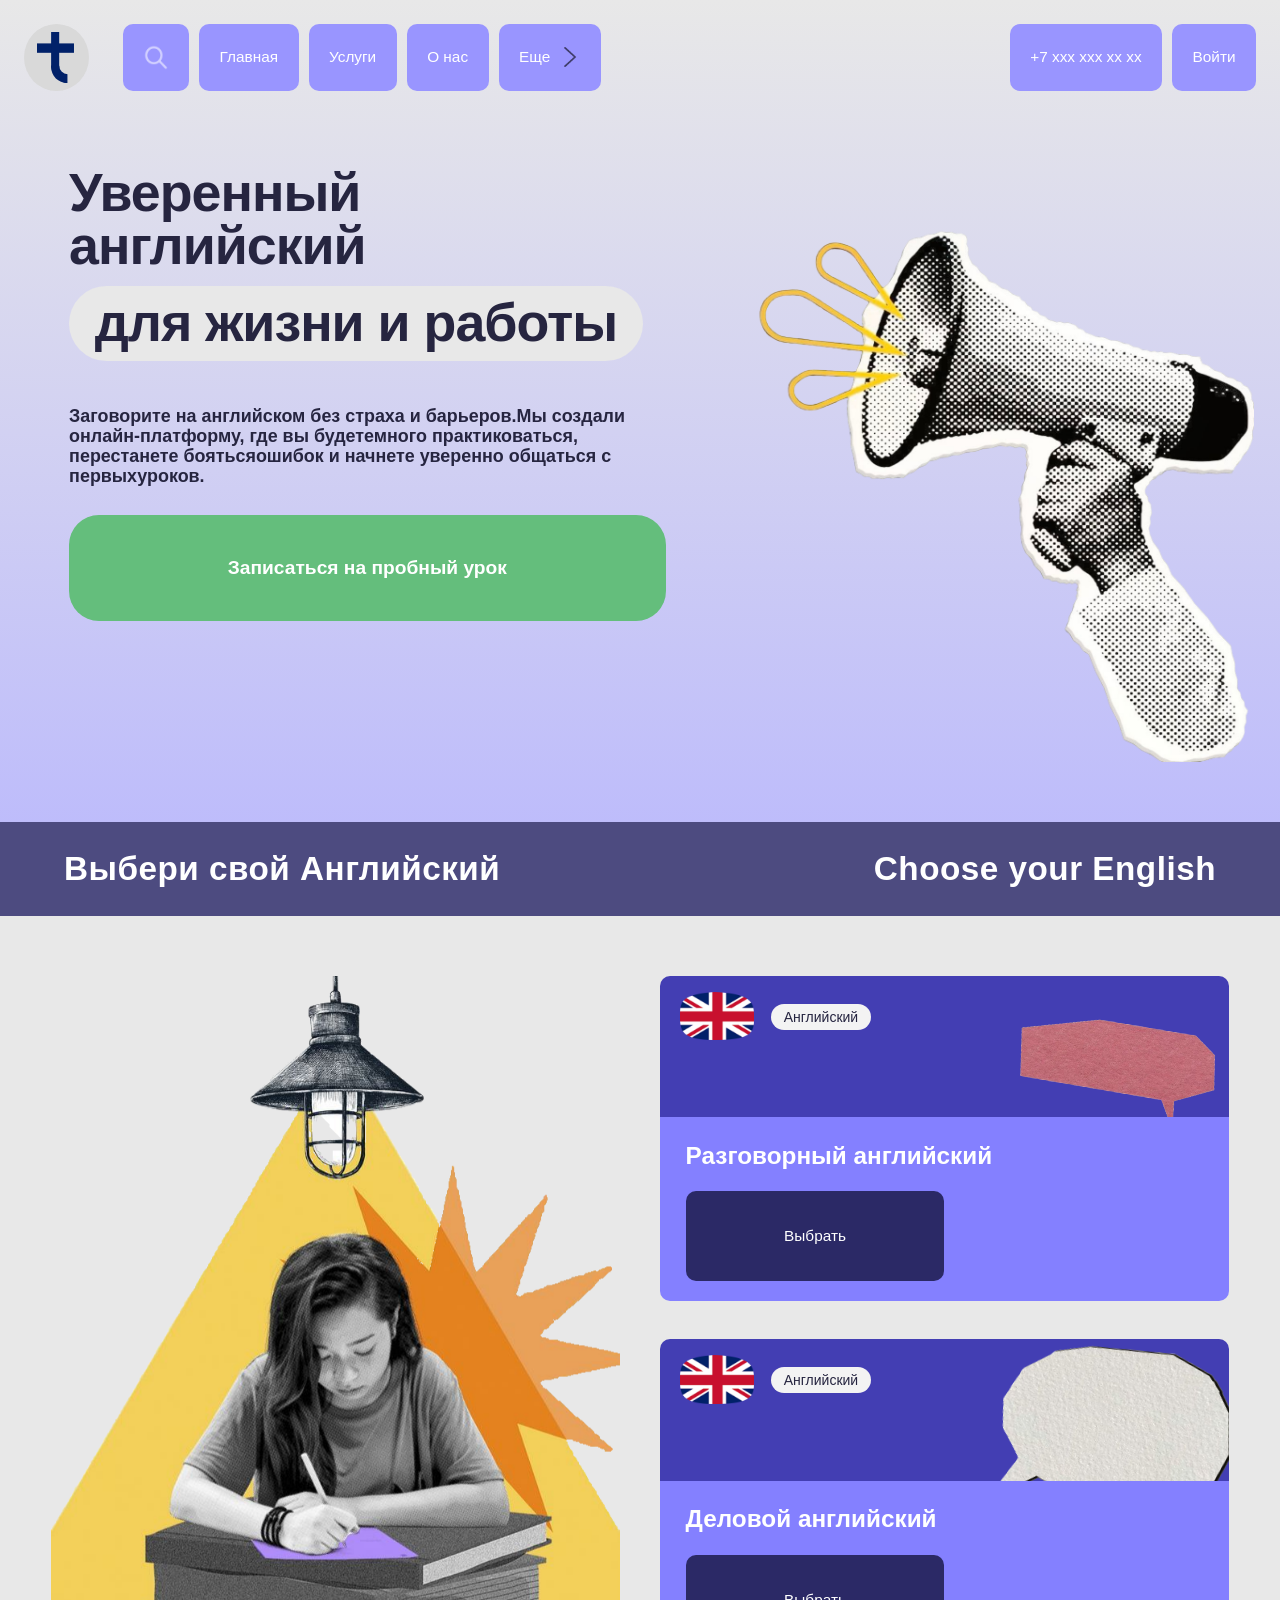
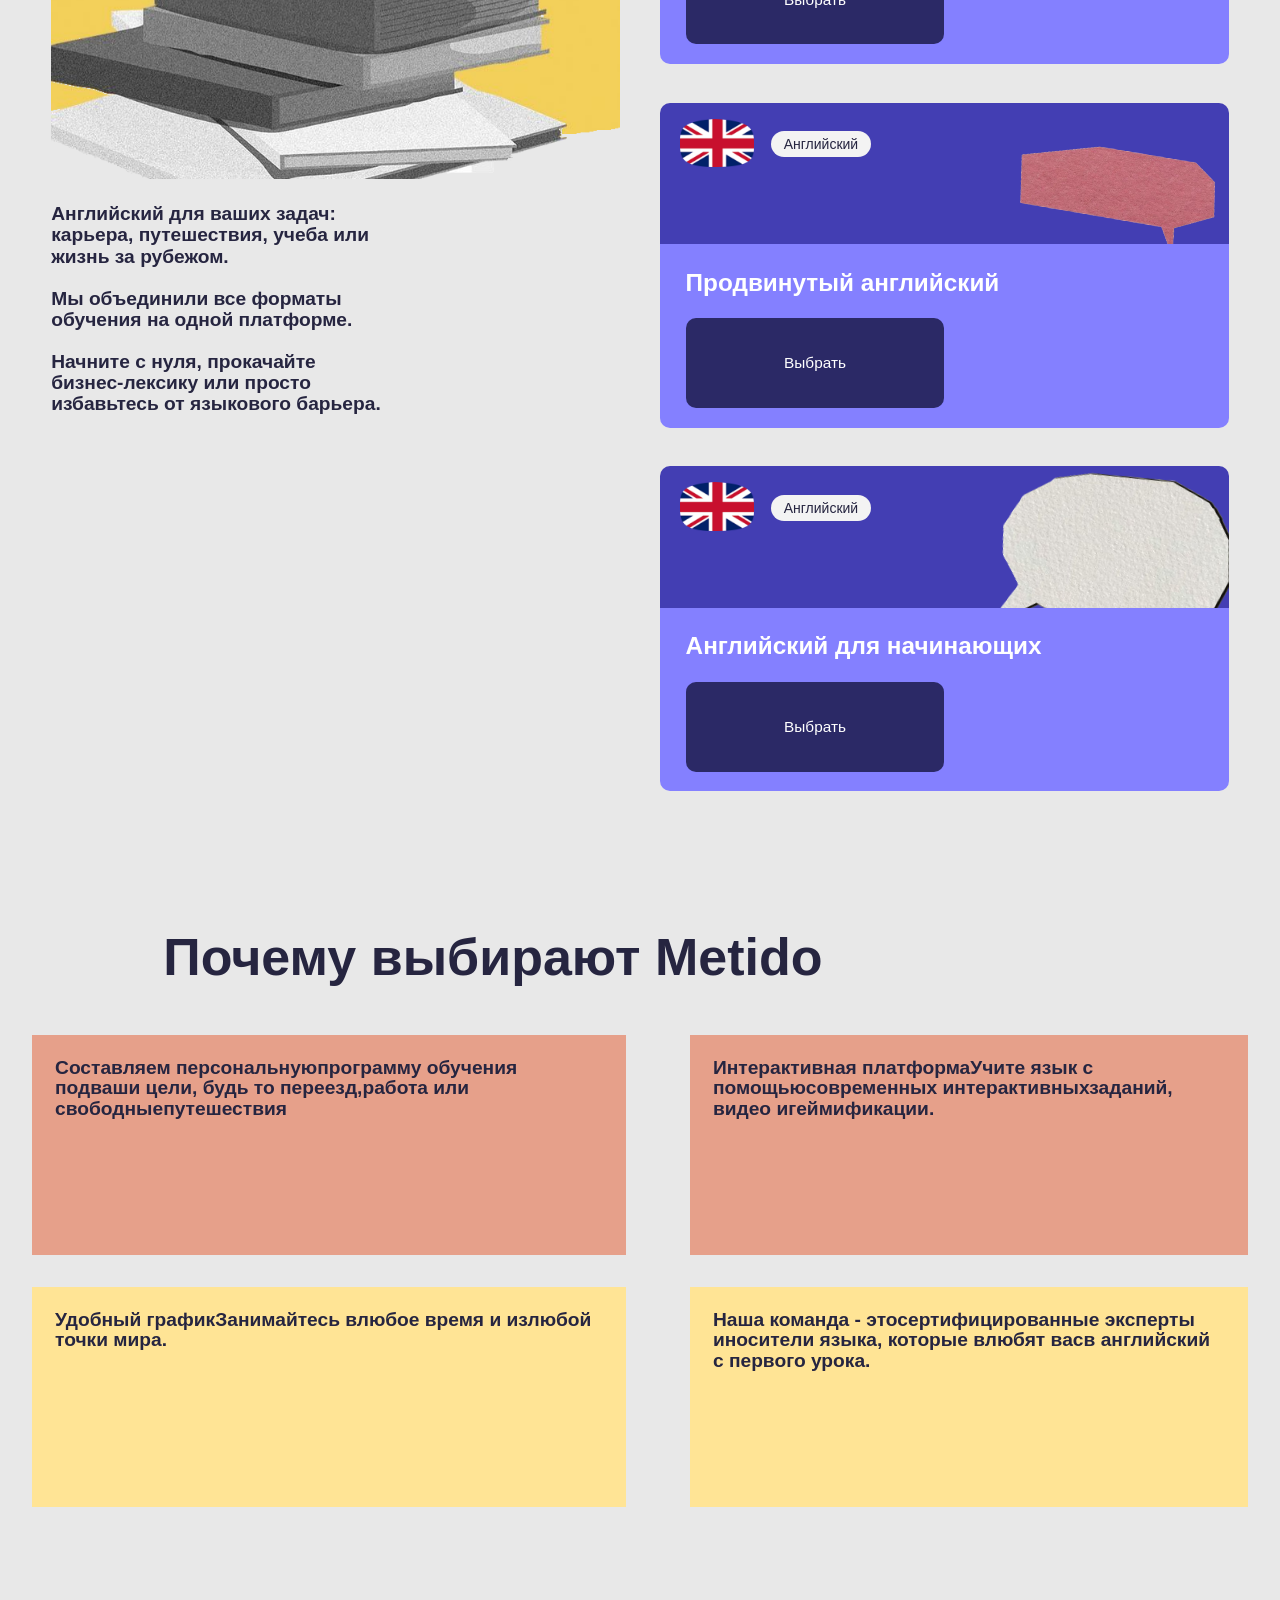
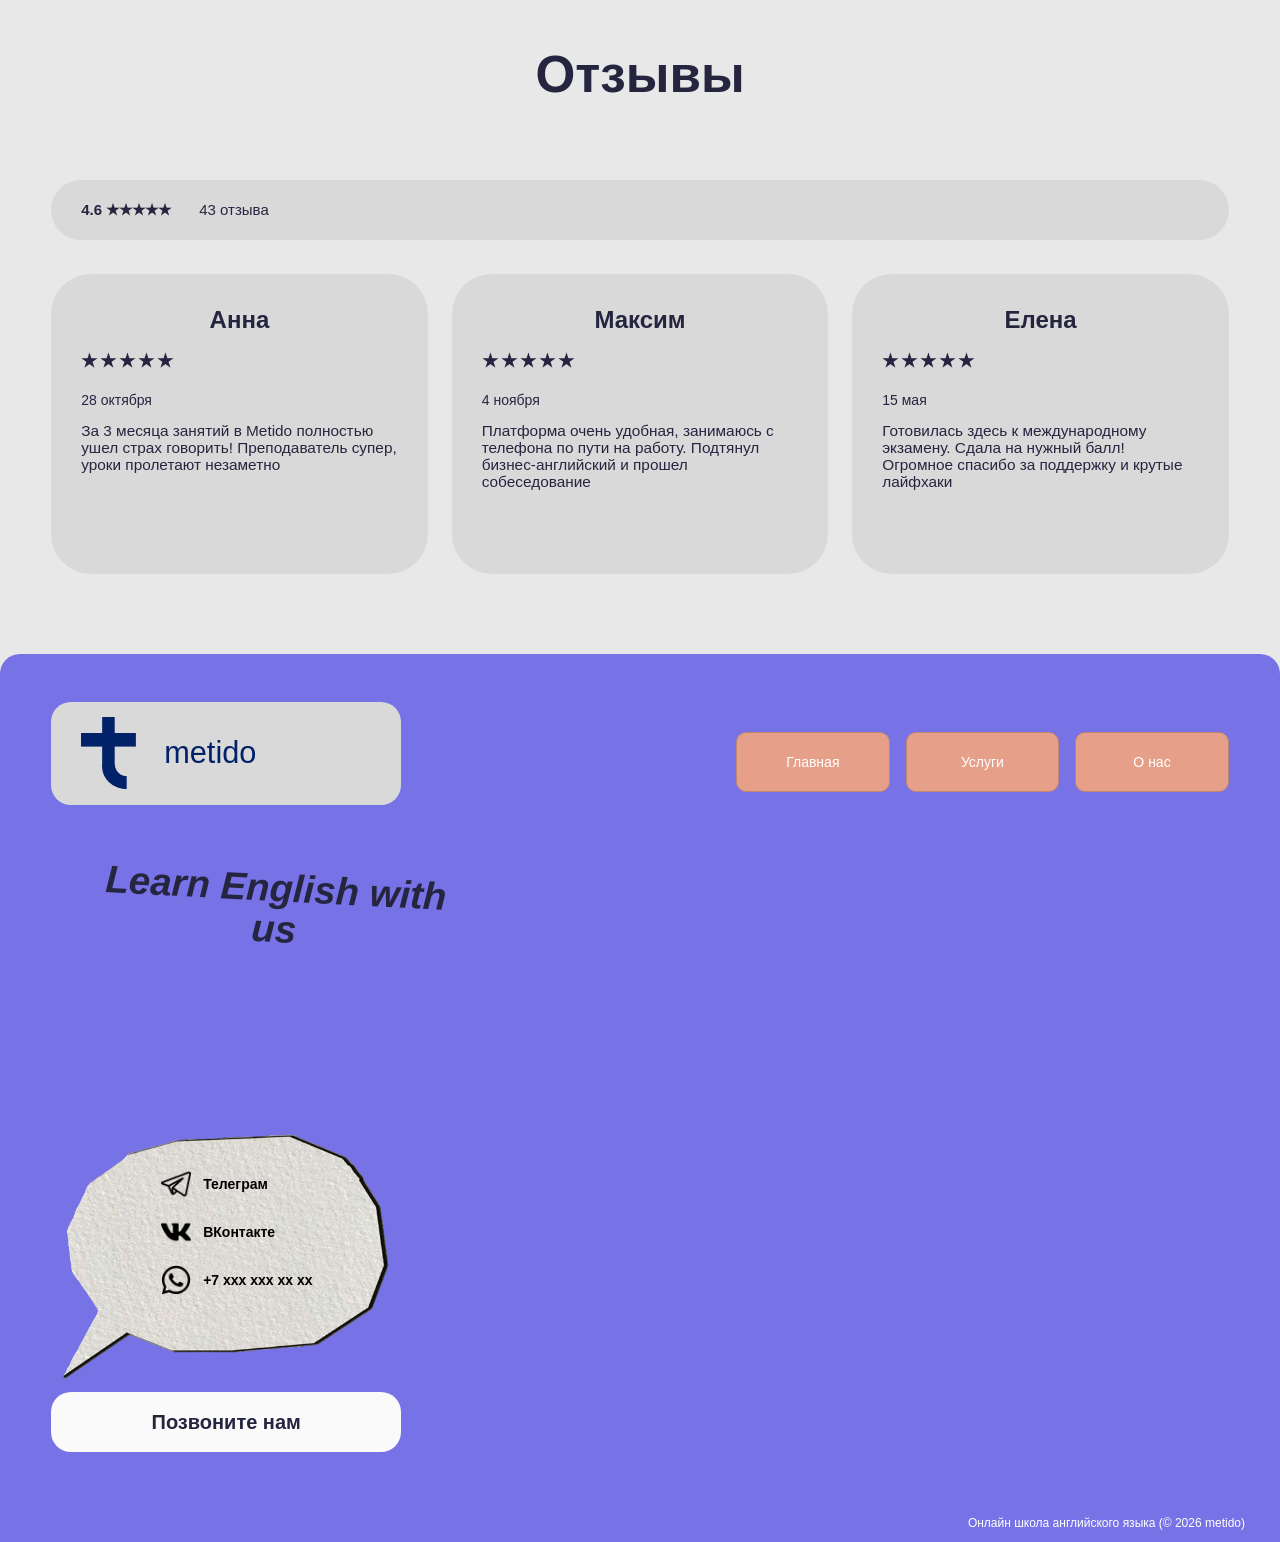
<file: index.html>
<!doctype html>
<html lang="ru">
<head>
<meta charset="utf-8">
<meta name="viewport" content="width=device-width, initial-scale=1">
<title>Metido - Английский для жизни и работы</title>
<link rel="stylesheet" href="styles.css">
</head>
    <body class="page-home">
        <div class="canvas home-canvas">
        <section class="hero">

        <header class="header">
            <a class="brand" href="index.html" aria-label="Metido - главная">
                <img src="assets/logo.svg" alt="Metido">
            </a>
            <nav class="header-nav" aria-label="Основная навигация">
               	<div class="header-nav-main">
              <a class="nav-tile search" href="#" aria-label="Поиск"><img src="assets/search.png" alt=""></a>
              <a class="nav-tile" href="index.html">Главная</a>
              		<a class="nav-tile" href="about.html">Услуги</a>
              		<a class="nav-tile" href="contact.html">О нас</a>
              <a class="nav-tile more" href="#">Еще <img src="assets/arrow.png" alt=""></a>
               	</div>
               	<div class="header-nav-other-btns">
              		<a class="nav-tile phone" href="tel:+70000000000">+7 xxx xxx xx xx</a>
              		<a class="nav-tile login" href="#">Войти</a>
               	</div>
            </nav>
        </header>

            <div class="hero-copy">
            <h1>Уверенный английский<br><span>для жизни и работы</span></h1>
            <p>Заговорите на английском без страха и барьеров.<br>Мы создали онлайн-платформу, где вы будете<br>много практиковаться, перестанете бояться<br>ошибок и начнете уверенно общаться с первых<br>уроков.</p>
            <a class="green-button" href="contact.html">Записаться на пробный урок</a>
            </div>
            <div class="hero-collage" aria-hidden="true">
            <img class="hero-megaphone" src="assets/megaphone.png" alt="">
            </div>
        </section>

        <section class="choice">
            <h2>Выбери свой Английский</h2>
            <h2>Choose your English</h2>
        </section>

        <section class="courses-home">
            <div class="study-column">
            <img class="study-scene" src="assets/study-scene.png" alt="Занятия английским">
            <p class="study-copy">Английский для ваших задач:<br>карьера, путешествия, учеба или<br>жизнь за рубежом.<br><br>Мы объединили все форматы<br>обучения на одной платформе.<br><br>Начните с нуля, прокачайте<br>бизнес-лексику или просто<br>избавьтесь от языкового барьера.</p>
            </div>
            <div class="course-stack">
            <article class="course-card">
                <div class="course-top"><img class="flag" src="assets/ellipse-1.png" alt=""><span>Английский</span><img class="bubble red" src="assets/sbubble.png" alt=""></div>
                <div class="course-bottom"><h3>Разговорный английский</h3><a href="#">Выбрать</a></div>
            </article>
            <article class="course-card">
                <div class="course-top"><img class="flag" src="assets/ellipse-1.png" alt=""><span>Английский</span><img class="bubble white" src="assets/speech-bubble.png" alt=""></div>
                <div class="course-bottom"><h3>Деловой английский</h3><a href="#">Выбрать</a></div>
            </article>
            <article class="course-card">
                <div class="course-top"><img class="flag" src="assets/ellipse-1.png" alt=""><span>Английский</span><img class="bubble red" src="assets/sbubble.png" alt=""></div>
                <div class="course-bottom"><h3>Продвинутый английский</h3><a href="#">Выбрать</a></div>
            </article>
            <article class="course-card">
                <div class="course-top"><img class="flag" src="assets/ellipse-1.png" alt=""><span>Английский</span><img class="bubble white" src="assets/speech-bubble.png" alt=""></div>
                <div class="course-bottom"><h3>Английский для начинающих</h3><a href="#">Выбрать</a></div>
            </article>
            </div>
        </section>

        <section class="benefits">
            <h2>Почему выбирают Metido</h2>
            <div class="benefit-grid">
            <article class="benefit peach">Составляем персональную<br>программу обучения под<br>ваши цели, будь то переезд,<br>работа или свободные<br>путешествия</article>
            <article class="benefit peach">Интерактивная платформа<br>Учите язык с помощью<br>современных интерактивных<br>заданий, видео и<br>геймификации.</article>
            <article class="benefit yellow">Удобный график<br>Занимайтесь в<br>любое время и из<br>любой точки мира.</article>
            <article class="benefit yellow">Наша команда - это<br>сертифицированные эксперты и<br>носители языка, которые влюбят вас<br>в английский с первого урока.</article>
            </div>
        </section>

        <section class="reviews">
            <h2>Отзывы</h2>
            <div class="rating"><b>4.6 ★★★★★</b><span>43 отзыва</span></div>
            <div class="review-row">
            <article><h3>Анна</h3><b>★★★★★</b><small>28 октября</small><p>За 3 месяца занятий в Metido полностью ушел страх говорить! Преподаватель супер, уроки пролетают незаметно</p></article>
            <article><h3>Максим</h3><b>★★★★★</b><small>4 ноября</small><p>Платформа очень удобная, занимаюсь с телефона по пути на работу. Подтянул бизнес-английский и прошел собеседование</p></article>
            <article><h3>Елена</h3><b>★★★★★</b><small>15 мая</small><p>Готовилась здесь к международному экзамену. Сдала на нужный балл! Огромное спасибо за поддержку и крутые лайфхаки</p></article>
            </div>
        </section>

        <footer class="footer">
            <div class="footer-inner">
                <div class="footer-brand">
                <a href="index.html" class="footer-logo"><img src="assets/group-3.svg" alt=""><span>metido</span></a>
                <p>Learn English with us</p>
                </div>
                <nav class="footer-nav" aria-label="Навигация в подвале">
                <a href="index.html">Главная</a>
                <a href="about.html">Услуги</a>
                <a href="contact.html">О нас</a>
                </nav>
                <div class="footer-contact">
                <a href="#">Телеграм</a>
                <a href="#">ВКонтакте</a>
                <a href="tel:+70000000000">+7 xxx xxx xx xx</a>
                <a class="call" href="#">Позвоните нам</a>
                </div>
            </div>
            <div class="copyright">Онлайн школа английского языка (© 2026 metido)</div>
        </footer>

        </div>
    </body>
</html>
</file>
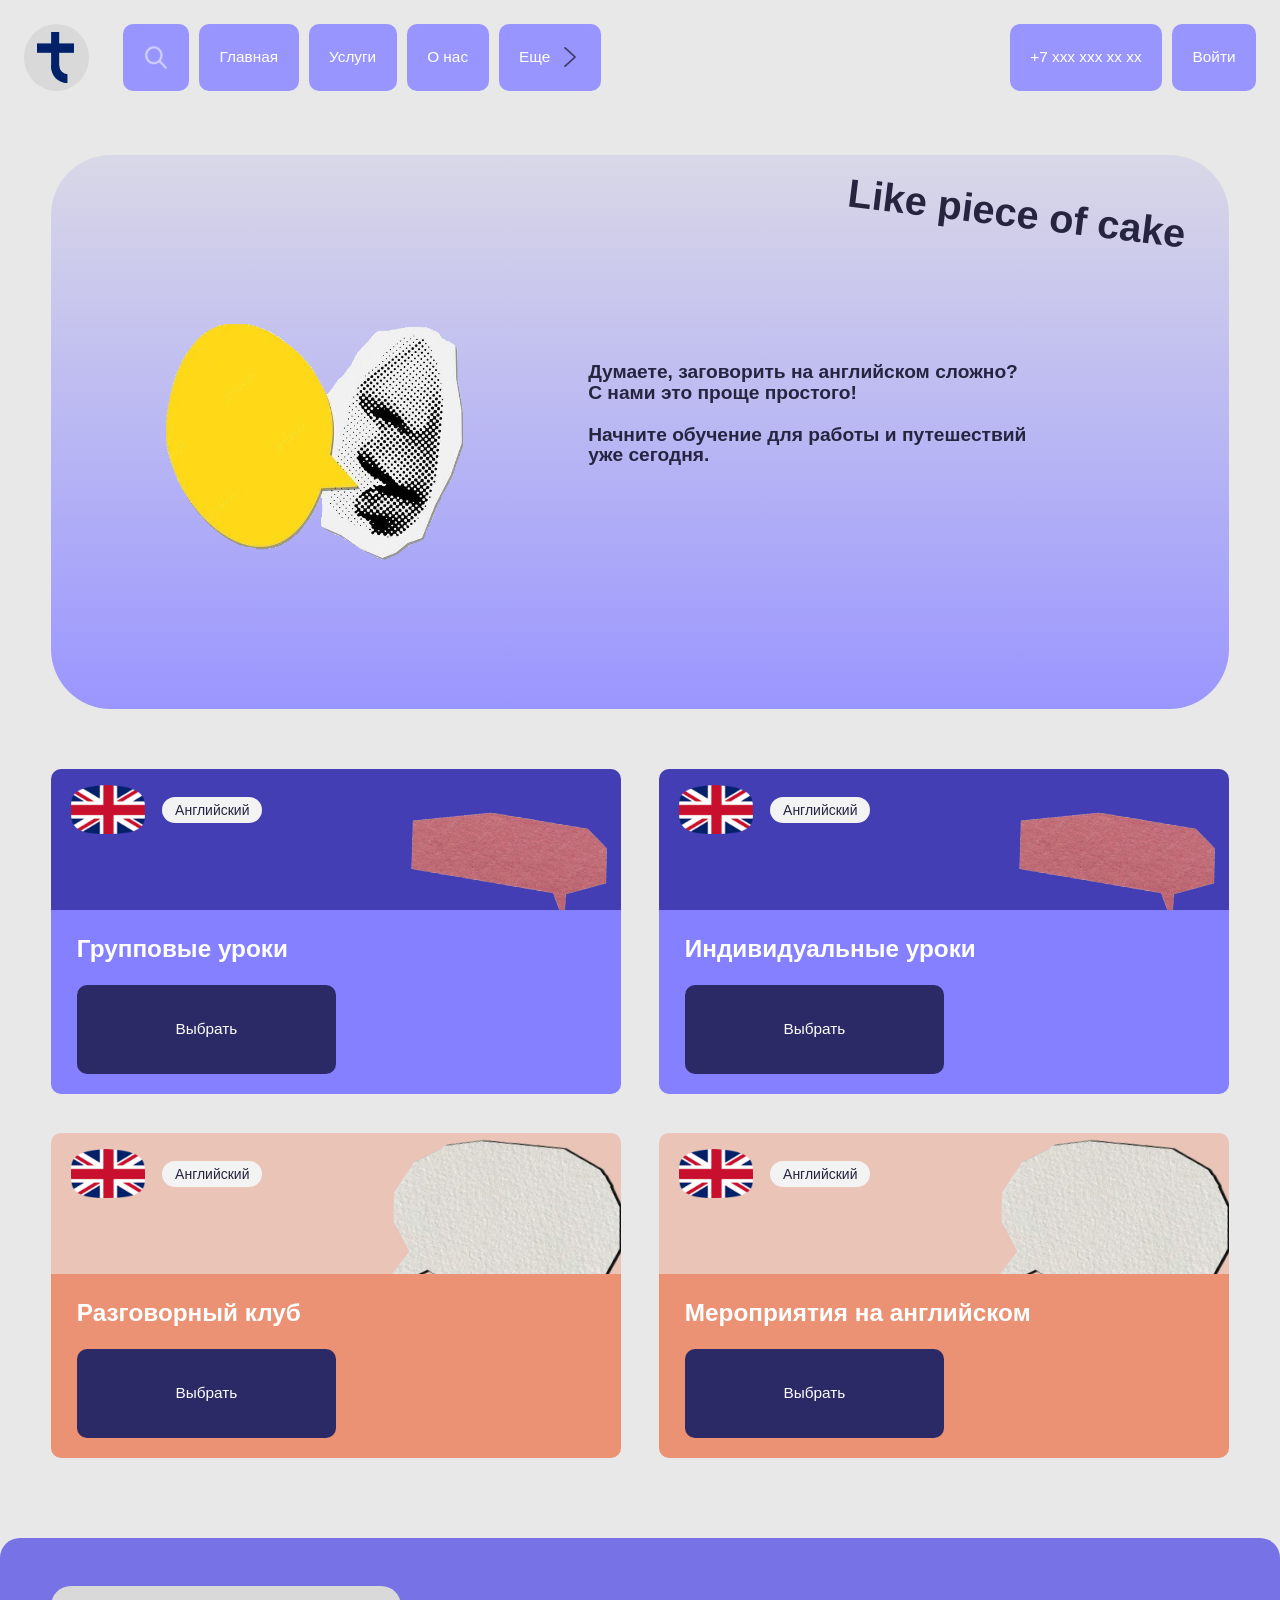
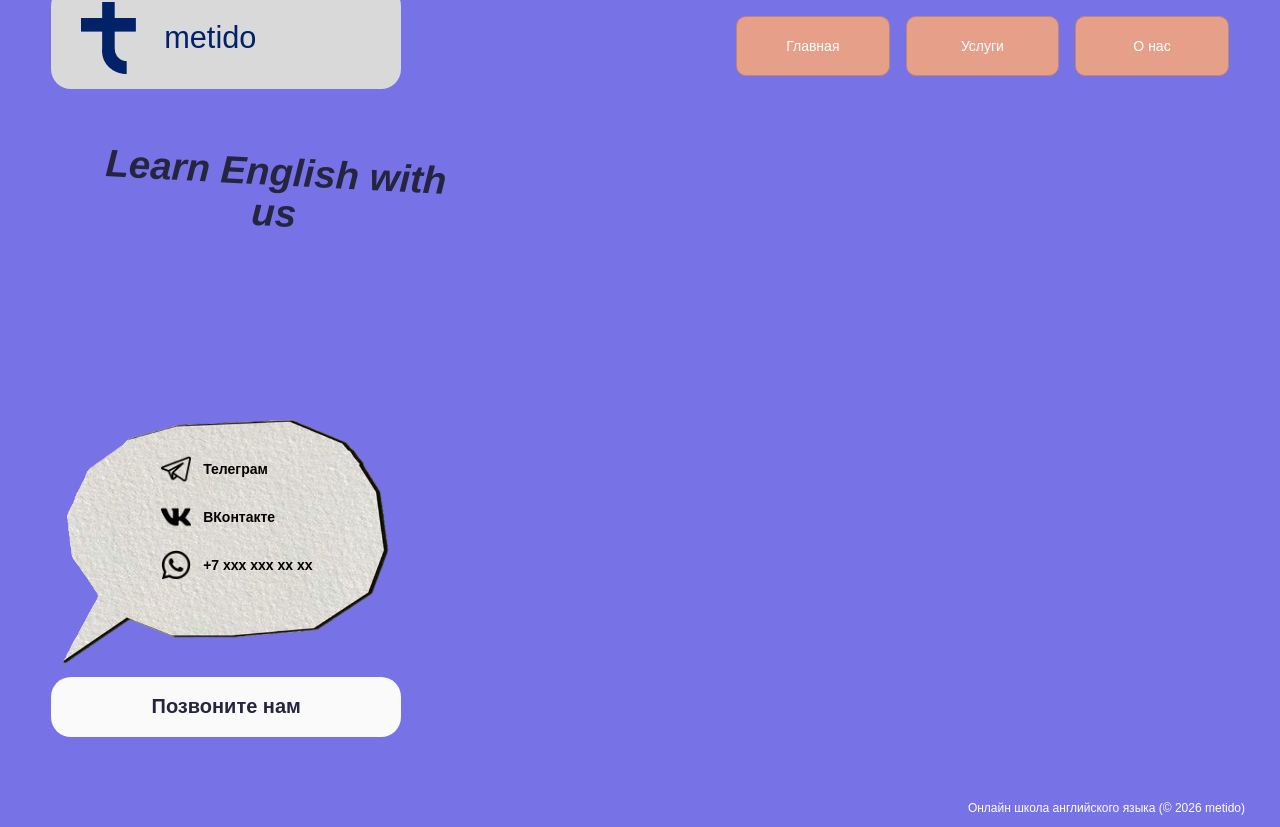
<file: about.html>
<!doctype html>
<html lang="ru">
<head>
<meta charset="utf-8">
<meta name="viewport" content="width=device-width, initial-scale=1">
<title>Metido — Услуги</title>
<link rel="stylesheet" href="styles.css">
</head>
    <body class="page-about">
        <div class="canvas about-canvas">

        <header class="header">
        <a class="brand" href="index.html" aria-label="Metido - главная">
            <img src="assets/logo.svg" alt="Metido">
        </a>
        <nav class="header-nav" aria-label="Основная навигация">
            <div class="header-nav-main">
            <a class="nav-tile search" href="#" aria-label="Поиск"><img src="assets/search.png" alt=""></a>
            <a class="nav-tile" href="index.html">Главная</a>
            <a class="nav-tile" href="about.html">Услуги</a>
            <a class="nav-tile" href="contact.html">О нас</a>
            <a class="nav-tile more" href="#">Еще <img src="assets/arrow.png" alt=""></a>
            </div>
            <div class="header-nav-other-btns">
            <a class="nav-tile phone" href="tel:+70000000000">+7 xxx xxx xx xx</a>
            <a class="nav-tile login" href="#">Войти</a>
            </div>
        </nav>
        </header>

        <main class="about-main">
            <section class="about-hero">
            <img class="ear" src="assets/question.png" alt="">
            <div class="yellow-blob"></div>
            <h1>Like piece of cake</h1>
            <p>Думаете, заговорить на английском сложно?<br>С нами это проще простого!<br><br>Начните обучение для работы и путешествий<br>уже сегодня.</p>
            </section>
            <section class="about-cards">
            <article class="about-card violet"><div class="about-card-top"><img class="flag" src="assets/ellipse-1.png" alt=""><span>Английский</span><img class="bubble red" src="assets/sbubble.png" alt=""></div><div class="about-card-bottom"><h2>Групповые уроки</h2><a href="#">Выбрать</a></div></article>
            <article class="about-card violet"><div class="about-card-top"><img class="flag" src="assets/ellipse-1.png" alt=""><span>Английский</span><img class="bubble red" src="assets/sbubble.png" alt=""></div><div class="about-card-bottom"><h2>Индивидуальные уроки</h2><a href="#">Выбрать</a></div></article>
            <article class="about-card orange"><div class="about-card-top"><img class="flag" src="assets/ellipse-1.png" alt=""><span>Английский</span><img class="bubble white" src="assets/speech-bubble.png" alt=""></div><div class="about-card-bottom"><h2>Разговорный клуб</h2><a href="#">Выбрать</a></div></article>
            <article class="about-card orange"><div class="about-card-top"><img class="flag" src="assets/ellipse-1.png" alt=""><span>Английский</span><img class="bubble white" src="assets/speech-bubble.png" alt=""></div><div class="about-card-bottom"><h2>Мероприятия на английском</h2><a href="#">Выбрать</a></div></article>
            </section>
        </main>

        <footer class="footer">
            <div class="footer-inner">
                <div class="footer-brand">
                <a href="index.html" class="footer-logo"><img src="assets/group-3.svg" alt=""><span>metido</span></a>
                <p>Learn English with us</p>
                </div>
                <nav class="footer-nav" aria-label="Навигация в подвале">
                <a href="index.html">Главная</a>
                <a href="about.html">Услуги</a>
                <a href="contact.html">О нас</a>
                </nav>
                <div class="footer-contact">
                <a href="#">Телеграм</a>
                <a href="#">ВКонтакте</a>
                <a href="tel:+70000000000">+7 xxx xxx xx xx</a>
                <a class="call" href="#">Позвоните нам</a>
                </div>
            </div>
            <div class="copyright">Онлайн школа английского языка (© 2026 metido)</div>
        </footer>

        </div>
    </body>
</html>
</file>
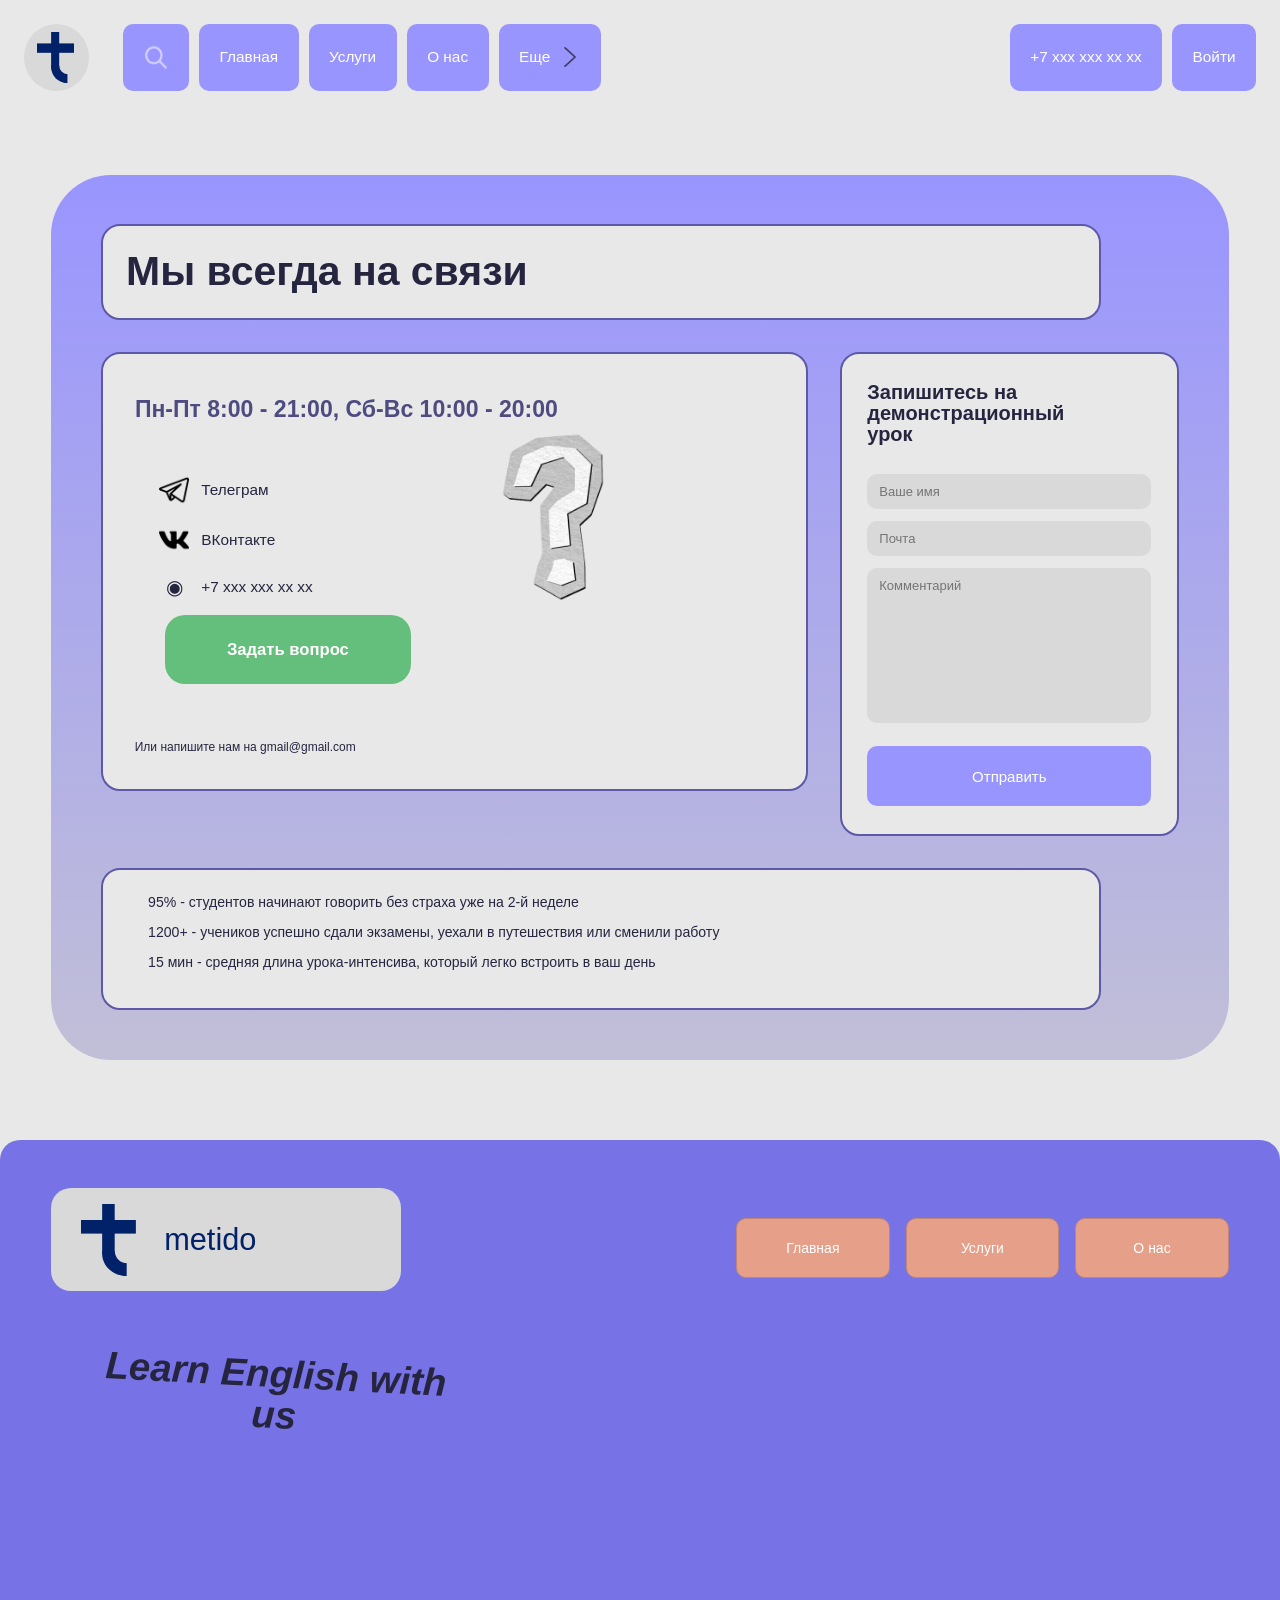
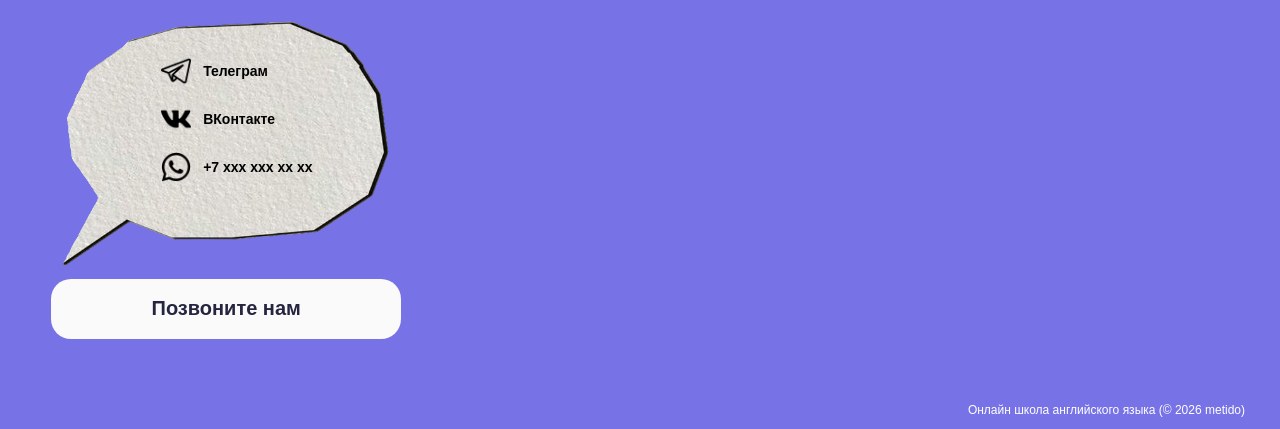
<file: contact.html>
<!doctype html>
<html lang="ru">
<head>
<meta charset="utf-8">
<meta name="viewport" content="width=device-width, initial-scale=1">
<title>Metido — О нас</title>
<link rel="stylesheet" href="styles.css">
</head>
    <body class="page-contact">
        <div class="canvas contact-canvas">

        <header class="header">
        <a class="brand" href="index.html" aria-label="Metido - главная">
            <img src="assets/logo.svg" alt="Metido">
        </a>
        <nav class="header-nav" aria-label="Основная навигация">
            <div class="header-nav-main">
            <a class="nav-tile search" href="#" aria-label="Поиск"><img src="assets/search.png" alt=""></a>
            <a class="nav-tile" href="index.html">Главная</a>
            <a class="nav-tile" href="about.html">Услуги</a>
            <a class="nav-tile" href="contact.html">О нас</a>
            <a class="nav-tile more" href="#">Еще <img src="assets/arrow.png" alt=""></a>
            </div>
            <div class="header-nav-other-btns">
            <a class="nav-tile phone" href="tel:+70000000000">+7 xxx xxx xx xx</a>
            <a class="nav-tile login" href="#">Войти</a>
            </div>
        </nav>
        </header>

        <main class="contact-main">
            <section class="contact-panel">
            <h1>Мы всегда на связи</h1>
            <div class="contact-content">
                <div class="contact-info">
                <p class="hours">Пн-Пт 8:00 - 21:00, Сб-Вс 10:00 - 20:00</p>
                <div class="social-list">
                    <a href="#"><img src="assets/telegram-icon.png" alt="">Телеграм</a>
                    <a href="#"><img src="assets/vk-icon.png" alt="">ВКонтакте</a>
                    <a href="tel:+70000000000"><span class="mini-phone">◉</span>+7 xxx xxx xx xx</a>
                </div>
                <img class="question" src="assets/ear.png" alt="?">
                <a class="green-button ask" href="#">Задать вопрос</a>
                <span class="email">Или напишите нам на gmail@gmail.com</span>
                </div>
                <form class="contact-form" action="#" method="get">
                <h2>Запишитесь на<br>демонстрационный<br>урок</h2>
                <input name="name" placeholder="Ваше имя">
                <input name="email" type="email" placeholder="Почта">
                <textarea name="comment" placeholder="Комментарий"></textarea>
                <button type="submit">Отправить</button>
                </form>
            </div>
            <div class="stats">
                <p>95% - студентов начинают говорить без страха уже на 2-й неделе</p>
                <p>1200+ - учеников успешно сдали экзамены, уехали в путешествия или сменили работу</p>
                <p>15 мин - средняя длина урока-интенсива, который легко встроить в ваш день</p>
            </div>
            </section>
        </main>

        <footer class="footer">
            <div class="footer-inner">
                <div class="footer-brand">
                <a href="index.html" class="footer-logo"><img src="assets/group-3.svg" alt=""><span>metido</span></a>
                <p>Learn English with us</p>
                </div>
                <nav class="footer-nav" aria-label="Навигация в подвале">
                <a href="index.html">Главная</a>
                <a href="about.html">Услуги</a>
                <a href="contact.html">О нас</a>
                </nav>
                <div class="footer-contact">
                <a href="#">Телеграм</a>
                <a href="#">ВКонтакте</a>
                <a href="tel:+70000000000">+7 xxx xxx xx xx</a>
                <a class="call" href="#">Позвоните нам</a>
                </div>
            </div>
            <div class="copyright">Онлайн школа английского языка (© 2026 metido)</div>
        </footer>

        </div>
    </body>
</html>
</file>
<file: styles.css>
:root {
	--color-bg: #e8e8e8;
	--color-bg-alt: #d9d9d9;
	--color-bg-light: #f3f3f3;
	--color-bg-white: #fafafa;
	--color-text: #262540;
	--color-text-muted: #4d4b80;

	--color-btn-green: #64be7c;
	--color-btn-green-hover: #67d284;
	--color-btn-purple: #9995ff;
	--color-btn-purple-hover: #4d4b80;
	--color-btn-peach: #e6a08a;
	--color-btn-peach-hover: #cc8c77;
	--color-btn-yellow: #ffe495;
	--color-btn-yellow-hover: #ccb677;

	--color-card-violet-top: #433eb3;
	--color-card-violet-bottom: #8480ff;
	--color-card-violet-btn: #2b2966;
	--color-card-orange-top: #e9c4b7;
	--color-card-orange-bottom: #eb9274;
	--color-border-violet: #5d59a6;
	--color-primary-soft: #d9d8e7;
	--color-primary-lighter: #c1bfd7;
	--color-footer-bg: #7773e6;
	--color-footer-nav-border: #bf8673;
	--color-navy: #012169;

	--font-main: Arial, Helvetica, sans-serif;
	--font-size-base: 18px;
	--font-weight-bold: 700;
	--font-weight-black: 800;
	--line-height-tight: 1.05;
	--line-height-normal: 1.1;

	--radius-md: 10px;
	--radius-lg: 20px;
	--radius-xl: 30px;
	--radius-2xl: 60px;
}

* {
	box-sizing: border-box;
}

html,
body {
	margin: 0;
	padding: 0;
}

body {
	background: var(--color-bg);
	color: var(--color-text);
	font-family: var(--font-main);
	font-size: var(--font-size-base);
	overflow-x: hidden;
}

a {
	text-decoration: none;
	color: inherit;
}

img {
	display: block;
	max-width: 100%;
}

button,
input,
textarea {
	font: inherit;
}

.canvas {
	width: min(1920px, 100%);
	margin: 0 auto;
	background: var(--color-bg);
	position: relative;
	overflow: hidden;
	display: flex;
	flex-direction: column;
	min-height: 100vh;
}

main {
	flex: 1;
}

.green-button {
	height: 100px;
	width: 600px;
	border-radius: var(--radius-xl);
	background: var(--color-btn-green);
	color: #fff;
	display: flex;
	align-items: center;
	justify-content: center;
	font-weight: var(--font-weight-bold);
	font-size: var(--font-size-base);
	transition: background-color 0.2s ease;
}

.green-button:hover {
	background: var(--color-btn-green-hover);
}

.header {
	height: 201px;
	position: relative;
	z-index: 20;
}

.brand {
	position: absolute;
	left: 51px;
	top: 51px;
	width: 97px;
	height: 100px;
	background: url("assets/ellipse-3.svg") center / 100% 100% no-repeat;
	display: flex;
	align-items: center;
	justify-content: center;
	z-index: 30;
}

.brand img {
	width: 58px;
	height: 76px;
	object-fit: contain;
}

.header-nav {
	position: absolute;
	top: 50px;
	left: 400px;
	right: 50px;
	display: flex;
	align-items: center;
	justify-content: space-between;
	height: 100px;
	z-index: 30;
	gap: 16px;
}

.header-nav-main {
	display: flex;
	align-items: center;
	gap: 16px;
}

.header-nav-other-btns {
	display: flex;
	align-items: center;
	gap: 16px;
}

.nav-tile {
	height: 100px;
	width: 193px;
	background: var(--color-btn-purple);
	border-radius: var(--radius-md);
	color: #fff;
	display: flex;
	align-items: center;
	justify-content: center;
	font-size: var(--font-size-base);
	position: relative;
	z-index: 31;
	cursor: pointer;
	white-space: nowrap;
	transition: background-color 0.2s ease;
}

.nav-tile:hover {
	background: var(--color-btn-purple-hover);
}

.nav-tile.search {
	width: 97px;
}

.nav-tile.search img {
	width: 35px;
	height: 35px;
	filter: brightness(0) invert(1);
	opacity: 0.55;
}

.nav-tile.more {
	gap: 22px;
}

.nav-tile.more img {
	width: 20px;
	height: 20px;
	opacity: 0.6;
}

.nav-tile.phone {
	width: 290px;
}

.nav-tile.login {
	width: 205px;
}

.hero {
	height: 1496px;
	background: url("assets/hero-background.svg") center top / cover no-repeat;
	position: relative;
}

.hero .header {
	position: absolute;
	top: 0;
	left: 0;
	width: 100%;
}

.hero-copy {
	position: absolute;
	left: 104px;
	top: 403px;
	width: 1000px;
	z-index: 2;
}

.hero-copy h1 {
	margin: 0;
	font-size: clamp(54px, 4.17vw, 80px);
	line-height: 0.98;
	letter-spacing: -2px;
	font-weight: var(--font-weight-black);
}

.hero-copy h1 span {
	display: inline-block;
	margin-top: 14px;
	padding: 14px 38px 18px;
	border-radius: 80px;
	background: var(--color-bg);
}

.hero-copy p {
	margin: 68px 0 42px;
	font-size: clamp(22px, 1.4vw, 27px);
	line-height: 1.12;
	font-weight: var(--font-weight-bold);
}

.hero-copy .green-button {
	width: 600px;
	height: 160px;
	font-size: 28px;
	position: relative;
	z-index: 3;
}

.hero-collage {
	position: absolute;
	right: 35px;
	top: 298px;
	width: min(940px, 46vw);
	height: min(940px, 46vw);
	overflow: visible;
	z-index: 1;
}

.hero-megaphone {
	position: absolute;
	inset: 0;
	width: 100%;
	height: 100%;
	object-fit: contain;
}

.choice {
	height: 168px;
	background: var(--color-text-muted);
	color: #fff;
	display: flex;
	align-items: center;
	justify-content: space-between;
	padding: 0 156px;
}

.choice h2 {
	font-size: 45px;
	margin: 0;
	font-weight: var(--font-weight-black);
	letter-spacing: 0.5px;
}

.courses-home {
	min-height: 2156px;
	background: var(--color-bg);
	position: relative;
}

.study-column {
	position: absolute;
	left: 0;
	top: 135px;
	width: 877px;
	height: 1800px;
}

.study-scene {
	position: absolute;
	left: 0;
	top: 0;
	width: 877px;
	height: auto;
}

.study-copy {
	position: absolute;
	left: 255px;
	top: 1290px;
	width: 845px;
	margin: 0;
	font-size: 28px;
	line-height: var(--line-height-normal);
	font-weight: 600;
}

.course-stack {
	position: absolute;
	left: 1068px;
	top: 123px;
	width: 719px;
	display: flex;
	flex-direction: column;
	gap: 71px;
}

.course-card,
.about-card {
	width: 719px;
	height: 411px;
	border-radius: var(--radius-md);
	overflow: hidden;
}

.course-top,
.about-card-top {
	height: 179px;
	position: relative;
	overflow: hidden;
}

.course-top,
.about-card.violet .about-card-top {
	background: var(--color-card-violet-top);
}

.course-top .flag,
.about-card-top .flag {
	position: absolute;
	left: 25px;
	top: 20px;
	width: 94px;
	height: 62px;
	object-fit: contain;
}

.course-top > span,
.about-card-top > span {
	position: absolute;
	left: 140px;
	top: 35px;
	background: var(--color-bg-light);
	border-radius: var(--radius-lg);
	padding: 7px 16px;
	font-size: 14px;
	color: var(--color-text);
}

.course-top .bubble,
.about-card-top .bubble {
	position: absolute;
	right: -4px;
	top: -15px;
	width: 302px;
	height: 267px;
	object-fit: contain;
	transform: rotate(8deg);
}

.course-bottom,
.about-card-bottom {
	height: 232px;
	padding: 28px 30px;
	color: #fff;
}

.course-bottom,
.about-card.violet .about-card-bottom {
	background: var(--color-card-violet-bottom);
}

.course-bottom h3,
.about-card-bottom h2 {
	margin: 0 0 28px;
	font-size: 27px;
	line-height: var(--line-height-tight);
}

.course-bottom a,
.about-card-bottom a {
	width: 360px;
	height: 103px;
	border-radius: var(--radius-md);
	background: var(--color-card-violet-btn);
	color: #fff;
	display: flex;
	align-items: center;
	justify-content: center;
	font-size: 17px;
	transition: background-color 0.2s ease;
}

.course-bottom a:hover,
.about-card-bottom a:hover {
	background: var(--color-btn-purple-hover);
}

.benefits {
	height: 1073px;
	background: var(--color-bg);
}

.benefits h2 {
	margin: 0 0 73px clamp(32px, 12.76vw, 245px);
	font-size: clamp(52px, 3.95vw, 76px);
	line-height: 1;
	font-weight: var(--font-weight-black);
}

.benefit-grid {
	width: min(1646px, calc(100% - 64px));
	margin: 0 auto;
	display: grid;
	grid-template-columns: minmax(0, 1.064fr) minmax(0, 1fr);
	grid-template-rows: 350px 350px;
	gap: 47px 94px;
}

.benefit {
	padding: 35px;
	color: var(--color-text);
	font-size: 28px;
	line-height: 1.08;
	font-weight: var(--font-weight-bold);
	transition: background-color 0.2s ease;
}

.benefit.peach {
	background: var(--color-btn-peach);
}

.benefit.peach:hover {
	background: var(--color-btn-peach-hover);
}

.benefit.yellow {
	background: var(--color-btn-yellow);
}

.benefit.yellow:hover {
	background: var(--color-btn-yellow-hover);
}

.reviews {
	height: 972px;
	background: var(--color-bg);
}

.reviews h2 {
	text-align: center;
	font-size: 76px;
	line-height: var(--line-height-normal);
	margin: 0 0 154px;
	font-weight: var(--font-weight-black);
}

.rating {
	width: 1576px;
	height: 60px;
	border-radius: var(--radius-xl);
	background: var(--color-bg-alt);
	margin: 0 auto 34px;
	padding: 0 30px;
	display: flex;
	align-items: center;
	gap: 28px;
	font-size: 15px;
}

.review-row {
	width: 1576px;
	margin: 0 auto;
	display: grid;
	grid-template-columns: repeat(3, 500px);
	gap: 38px;
}

.review-row article {
	height: 350px;
	border-radius: 40px;
	background: var(--color-bg-alt);
	padding: 32px 30px;
}

.review-row h3 {
	text-align: center;
	margin: 0 0 16px;
	font-size: 24px;
}

.review-row b {
	display: block;
	letter-spacing: 3px;
	font-size: var(--font-size-base);
}

.review-row small {
	display: block;
	margin-top: 20px;
	font-size: 14px;
}

.review-row p {
	font-size: 17px;
	line-height: var(--line-height-normal);
}

.footer {
	height: 500px;
	border-radius: var(--radius-lg) var(--radius-lg) 0 0;
	position: relative;
	color: #fff;
	background: var(--color-footer-bg);
}

.footer-inner {
	position: relative;
	height: 100%;
}

.footer-brand {
	position: absolute;
	left: 50px;
	top: 57px;
}

.footer-logo {
	width: 350px;
	height: 103px;
	border-radius: var(--radius-lg);
	background: var(--color-bg-alt);
	color: var(--color-navy);
	display: flex;
	align-items: center;
	padding-left: 50px;
	gap: 25px;
	font-size: 36px;
}

.footer-logo img {
	width: 58px;
	height: 72px;
}

.footer-brand p {
	position: absolute;
	left: 75px;
	top: 100px;
	width: 600px;
	height: 400px;
	margin: 0;
	padding: 0 0 35px 0;
	color: var(--color-text);
	font-size: 50px;
	font-style: italic;
	font-weight: var(--font-weight-bold);
	transform: rotate(3deg);
	display: flex;
	align-items: center;
	justify-content: center;
	text-align: center;
	line-height: var(--line-height-tight);
	z-index: 2;
}

.footer-nav {
	position: absolute;
	left: 600px;
	top: 80px;
	display: flex;
	gap: 16px;
}

.footer-nav a {
	width: 220px;
	height: 60px;
	border-radius: var(--radius-md);
	background: var(--color-btn-peach);
	border: 1px solid var(--color-footer-nav-border);
	display: flex;
	align-items: center;
	justify-content: center;
	color: #fff;
	font-size: 14px;
	transition: background-color 0.2s ease;
}

.footer-nav a:hover {
	background: var(--color-btn-peach-hover);
}

.footer-contact {
	position: absolute;
	left: 1450px;
	top: 20px;
	width: 350px;
	height: 340px;
	font-size: 14px;
	background: url("assets/speech-bubble.png") center 42px / 328px 246px no-repeat;
	color: black;
	font-weight: bold;
}

.footer-contact a {
	position: absolute;
	left: 110px;
	width: 175px;
	height: 30px;
	padding: 7px 0 0 42px;
	background-repeat: no-repeat;
	background-position: left center;
	background-size: 30px;
}

.footer-contact a:nth-of-type(1) {
	top: 77px;
	background-image: url("assets/telegram-icon.png");
}

.footer-contact a:nth-of-type(2) {
	top: 125px;
	background-image: url("assets/vk-icon.png");
}

.footer-contact a:nth-of-type(3) {
	top: 173px;
	background-image: url("assets/whatsapp-icon.png");
}

.footer-contact .call {
	left: -250px;
	top: 320px;
	width: 400px;
	height: 70px;
	padding: 0;
	border-radius: var(--radius-lg);
	background: var(--color-bg-white);
	color: var(--color-text);
	display: flex;
	align-items: center;
	justify-content: center;
	font-size: 20px;
	font-weight: bold;
}

.copyright {
	position: absolute;
	right: 35px;
	bottom: 12px;
	font-size: 12px;
}

.about-main {
	position: relative;
	padding-bottom: 150px;
}

.about-hero {
	position: relative;
	left: 108px;
	top: 73px;
	width: 1700px;
	max-width: calc(100% - 216px);
	height: 800px;
	border-radius: var(--radius-2xl);
	background: linear-gradient(180deg, var(--color-primary-soft) 0%, #9a96ff 100%);
	overflow: hidden;
}

.about-hero h1 {
	position: absolute;
	right: 62px;
	top: 52px;
	margin: 0;
	font-size: clamp(58px, 3.1vw, 72px);
	transform: rotate(7deg);
	font-weight: var(--font-weight-black);
}

.about-hero p {
	position: absolute;
	left: 776px;
	top: 300px;
	margin: 0;
	font-size: 26px;
	line-height: 1.08;
	font-weight: var(--font-weight-bold);
}

.ear {
	position: absolute;
	left: 80px;
	top: 115px;
	width: 600px;
	height: 600px;
	object-fit: contain;
	z-index: 2;
}

.about-cards {
	position: relative;
	left: 91px;
	margin-top: 173px;
	width: max-content;
	display: grid;
	grid-template-columns: 719px 719px;
	gap: 92px 87px;
}

.about-card.orange {
	transform: translateX(100px);
}

.about-card.orange .about-card-top {
	background: var(--color-card-orange-top);
}

.about-card.orange .about-card-bottom {
	background: var(--color-card-orange-bottom);
}

.contact-canvas {
	height: auto;
	display: flex;
	flex-direction: column;
}

.contact-main {
	position: relative;
	flex: 1;
	padding-bottom: 150px;
}

.contact-panel {
	position: relative;
	left: 110px;
	top: 127px;
	width: 1700px;
	max-width: calc(100% - 220px);
	min-height: 1251px;
	border-radius: var(--radius-2xl);
	background: linear-gradient(180deg, var(--color-btn-purple) 0%, var(--color-primary-lighter) 100%);
}

.contact-panel > h1 {
	position: absolute;
	left: 66px;
	top: 84px;
	width: 1000px;
	height: 160px;
	border: 2px solid var(--color-border-violet);
	border-radius: 19px;
	background: var(--color-bg);
	margin: 0;
	padding: 23px;
	font-size: 61px;
	line-height: var(--line-height-normal);
}

.contact-content {
	position: absolute;
	left: 66px;
	top: 307px;
	display: flex;
	gap: 35px;
}

.contact-info {
	width: 1000px;
	height: 622px;
	border: 2px solid var(--color-border-violet);
	border-radius: 19px;
	background: var(--color-bg);
	position: relative;
	padding: 60px 45px;
}

.hours {
	margin: 0;
	color: var(--color-text-muted);
	font-size: 27px;
	font-weight: var(--font-weight-bold);
}

.social-list {
	position: absolute;
	left: 80px;
	top: 175px;
	display: flex;
	flex-direction: column;
	gap: 20px;
	color: var(--color-text);
}

.social-list a {
	display: flex;
	align-items: center;
	gap: 12px;
	font-size: 16px;
}

.social-list img {
	width: 30px;
	height: 30px;
	object-fit: contain;
}

.mini-phone {
	width: 30px;
	text-align: center;
	font-size: 20px;
}

.question {
	position: absolute;
	left: 420px;
	top: 5px;
	width: 450px;
	height: 450px;
	object-fit: contain;
}

.ask {
	position: absolute;
	left: 88px;
	bottom: 150px;
	width: 350px;
	height: 100px;
}

.email {
	position: absolute;
	left: 45px;
	bottom: 54px;
	font-size: 12px;
}

.contact-form {
	position: relative;
	width: 480px;
	height: 622px;
	border: 2px solid var(--color-border-violet);
	border-radius: 19px;
	background: var(--color-bg);
	padding: 43px 40px;
}

.contact-form h2 {
	margin: 0 0 45px;
	font-size: 28px;
	line-height: var(--line-height-tight);
}

.contact-form input,
.contact-form textarea {
	width: 100%;
	border: 0;
	border-radius: var(--radius-md);
	background: var(--color-bg-alt);
	padding: 10px 12px;
	margin-bottom: 12px;
	font-size: 12px;
}

.contact-form textarea {
	height: 155px;
	resize: none;
}

.contact-form button {
	width: 100%;
	height: 60px;
	border: 0;
	border-radius: var(--radius-md);
	background: var(--color-btn-purple);
	color: #fff;
	margin-top: 6px;
	font-size: 15px;
	cursor: pointer;
	transition: background-color 0.2s ease;
}

.contact-form button:hover {
	background: var(--color-btn-purple-hover);
}

.stats {
	position: absolute;
	left: 66px;
	top: 981px;
	width: 1000px;
	height: 200px;
	border: 2px solid var(--color-border-violet);
	border-radius: 19px;
	background: var(--color-bg);
	padding: 24px 45px;
}

.stats p {
	margin: 0 0 14px;
	font-size: 15px;
}

@media (min-width: 769px) and (max-width: 1919px) {
	:root {
		--nav-h: clamp(56px, 5.2vw, 80px);
	}
	.header {
		height: calc(var(--nav-h) + 48px);
	}

	.brand {
		left: 24px;
		top: 24px;
		width: calc(var(--nav-h) * 0.97);
		height: var(--nav-h);
	}

	.brand img {
		width: 60%;
		height: 76%;
	}

	.header-nav {
		left: calc(var(--nav-h) + 56px);
		right: 24px;
		top: 24px;
		height: var(--nav-h);
		transform: none;
		gap: 12px;
	}

	.header-nav-main,
	.header-nav-other-btns {
		gap: 10px;
	}

	.nav-tile,
	.nav-tile.phone,
	.nav-tile.login {
		width: auto;
		height: var(--nav-h);
		padding: 0 clamp(10px, 1.6vw, 32px);
		font-size: clamp(14px, 1.2vw, 18px);
	}

	.nav-tile.search {
		width: var(--nav-h);
		padding: 0;
	}

	.nav-tile.search img {
		width: 40%;
		height: auto;
	}

	.nav-tile.more {
		gap: 10px;
	}

	.hero {
		height: auto;
		min-height: calc(15.5vw + 44vw + 60px);
		padding-bottom: 60px;
	}

	.hero-copy {
		position: relative;
		left: auto;
		top: auto;
		width: 52%;
		padding: clamp(150px, 13vw, 260px) 0 0 clamp(24px, 5.4vw, 104px);
	}

	.hero-copy h1 {
		font-size: clamp(34px, 4.2vw, 70px);
		letter-spacing: -1px;
	}

	.hero-copy h1 span {
		padding: clamp(8px, 0.8vw, 14px) clamp(20px, 2vw, 38px) clamp(10px, 1vw, 18px);
	}

	.hero-copy p {
		margin: clamp(24px, 3.5vw, 68px) 0 clamp(24px, 2.2vw, 42px);
		font-size: clamp(16px, 1.4vw, 27px);
	}

	.hero-copy p br {
		display: none;
	}

	.hero-copy .green-button {
		width: 100%;
		max-width: 600px;
		height: clamp(72px, 8.3vw, 160px);
		font-size: clamp(18px, 1.5vw, 28px);
	}

	.hero-collage {
		right: 2vw;
		top: clamp(110px, 15.5vw, 298px);
		width: 44vw;
		height: 44vw;
	}

	.choice {
		height: auto;
		padding: 28px 5vw;
		gap: 12px 24px;
		flex-wrap: wrap;
	}

	.choice h2 {
		font-size: clamp(24px, 2.6vw, 45px);
	}

	.course-card,
	.about-card {
		width: 100%;
		height: auto;
		aspect-ratio: 719 / 411;
		display: flex;
		flex-direction: column;
	}

	.course-top,
	.about-card-top {
		height: auto;
		flex: 0 0 43.55%;
	}

	.course-bottom,
	.about-card-bottom {
		height: auto;
		flex: 1;
		padding: clamp(14px, 2vw, 28px) clamp(16px, 2vw, 30px);
	}

	.course-top .flag,
	.about-card-top .flag {
		left: 3.5%;
		top: 11%;
		width: 13%;
		height: 35%;
	}

	.course-top > span,
	.about-card-top > span {
		left: 19.5%;
		top: 20%;
		padding: 5px clamp(8px, 1vw, 16px);
		font-size: clamp(11px, 1.1vw, 14px);
	}

	.course-top .bubble,
	.about-card-top .bubble {
		right: -1%;
		top: -8%;
		width: 42%;
		height: 149%;
	}

	.course-bottom h3,
	.about-card-bottom h2 {
		margin: 0 0 clamp(12px, 1.8vw, 28px);
		font-size: clamp(18px, 1.9vw, 27px);
	}

	.course-bottom a,
	.about-card-bottom a {
		width: clamp(150px, 50%, 360px);
		height: clamp(44px, 7vw, 103px);
		font-size: clamp(13px, 1.2vw, 17px);
	}

	.courses-home {
		min-height: 0;
		display: grid;
		grid-template-columns: minmax(0, 1fr) minmax(0, 1fr);
		gap: 40px;
		padding: 60px 4vw 80px;
		align-items: start;
	}

	.study-column {
		position: relative;
		left: auto;
		top: auto;
		width: auto;
		height: auto;
	}

	.study-scene {
		position: relative;
		width: 100%;
		height: auto;
	}

	.study-copy {
		position: relative;
		left: auto;
		top: auto;
		width: 100%;
		margin: 24px 0 0;
		font-size: clamp(18px, 1.5vw, 28px);
	}

	.course-stack {
		position: relative;
		left: auto;
		top: auto;
		width: 100%;
		gap: clamp(20px, 3vw, 71px);
	}

	.benefits {
		height: auto;
		padding: 60px 0 80px;
	}

	.benefits h2 {
		margin-bottom: clamp(32px, 4vw, 73px);
	}

	.benefit-grid {
		grid-template-rows: auto;
		gap: clamp(20px, 2.5vw, 47px) clamp(24px, 5vw, 94px);
	}

	.benefit {
		min-height: 220px;
		padding: clamp(20px, 1.8vw, 35px);
		font-size: clamp(16px, 1.5vw, 28px);
	}

	.benefit br {
		display: none;
	}

	.reviews {
		height: auto;
		padding: 60px 4vw 80px;
	}

	.reviews h2 {
		font-size: clamp(36px, 4vw, 76px);
		margin-bottom: clamp(32px, 6vw, 154px);
	}

	.rating {
		width: 100%;
		height: auto;
		min-height: 60px;
		flex-wrap: wrap;
		padding: 10px 30px;
		gap: 8px 28px;
	}

	.review-row {
		width: 100%;
		grid-template-columns: repeat(auto-fit, minmax(260px, 1fr));
		gap: 24px;
	}

	.review-row article {
		height: auto;
		min-height: 300px;
	}

	.review-row p {
		font-size: clamp(14px, 1.2vw, 17px);
	}

	.footer {
		height: auto;
	}

	.footer-inner {
		height: auto;
		display: flex;
		flex-wrap: wrap;
		justify-content: space-between;
		align-items: flex-start;
		gap: 32px 48px;
		padding: 48px 4vw 70px;
	}

	.footer-brand {
		position: relative;
		left: auto;
		top: auto;
		width: clamp(300px, 30vw, 420px);
		height: clamp(300px, 28vw, 400px);
	}

	.footer-logo {
		width: min(350px, 100%);
		padding-left: 30px;
		font-size: clamp(28px, 2.4vw, 36px);
	}

	.footer-brand p {
		left: 8%;
		top: 90px;
		width: 100%;
		height: calc(100% - 90px);
		font-size: clamp(30px, 3vw, 50px);
	}

	.footer-nav {
		position: relative;
		left: auto;
		top: auto;
		margin-top: 30px;
		flex-wrap: wrap;
	}

	.footer-nav a {
		width: clamp(130px, 12vw, 220px);
	}

	.footer-contact {
		position: relative;
		left: auto;
		top: auto;
		width: 350px;
		height: 380px;
	}

	.footer-contact .call {
		left: 0;
		top: 300px;
		width: 100%;
		height: 60px;
	}

	.about-main {
		padding-bottom: 80px;
	}

	.about-hero {
		left: auto;
		top: auto;
		margin: 40px auto 0;
		width: calc(100% - 8vw);
		max-width: 1700px;
		height: auto;
		aspect-ratio: 1700 / 800;
	}

	.about-hero h1 {
		right: 3.6%;
		top: 6.5%;
		font-size: clamp(28px, 3.1vw, 72px);
	}

	.about-hero p {
		left: 45.6%;
		top: 37.5%;
		width: 50%;
		font-size: clamp(13px, 1.5vw, 26px);
	}

	.ear {
		left: 4.7%;
		top: 14.4%;
		width: 35.3%;
		height: auto;
		aspect-ratio: 1;
	}

	.about-cards {
		left: auto;
		margin: 60px auto 0;
		width: calc(100% - 8vw);
		max-width: 1525px;
		grid-template-columns: repeat(2, minmax(0, 1fr));
		gap: clamp(24px, 3vw, 60px);
	}

	.about-card.orange {
		transform: none;
	}

	.contact-main {
		padding-bottom: 80px;
	}

	.contact-panel {
		left: auto;
		top: auto;
		margin: 60px auto 0;
		width: calc(100% - 8vw);
		max-width: 1700px;
		min-height: 0;
		padding: clamp(24px, 3.9vw, 66px);
		display: flex;
		flex-direction: column;
		gap: 32px;
	}

	.contact-panel > h1 {
		position: relative;
		left: auto;
		top: auto;
		width: 100%;
		max-width: 1000px;
		height: auto;
		font-size: clamp(32px, 3.2vw, 61px);
	}

	.contact-content {
		position: relative;
		left: auto;
		top: auto;
		display: grid;
		grid-template-columns: minmax(0, 1000fr) minmax(0, 480fr);
		gap: 32px;
	}

	.contact-info {
		width: auto;
		height: auto;
		aspect-ratio: 1000 / 622;
		padding: 6% 4.5%;
	}

	.hours {
		font-size: clamp(15px, 1.8vw, 27px);
	}

	.social-list {
		left: 8%;
		top: 28%;
	}

	.social-list a {
		font-size: clamp(12px, 1.2vw, 16px);
	}

	.question {
		left: 42%;
		top: 1%;
		width: 45%;
		height: auto;
		aspect-ratio: 1;
	}

	.ask {
		left: 8.8%;
		bottom: 24%;
		width: 35%;
		height: 16%;
		font-size: clamp(12px, 1.3vw, 18px);
		border-radius: 20px;
	}

	.email {
		left: 4.5%;
		bottom: 8%;
		font-size: clamp(10px, 1vw, 12px);
	}

	.contact-form {
		width: auto;
		height: auto;
		padding: clamp(24px, 2.2vw, 43px) clamp(20px, 2vw, 40px);
	}

	.contact-form h2 {
		font-size: clamp(20px, 1.5vw, 28px);
		margin-bottom: clamp(20px, 2.3vw, 45px);
	}

	.contact-form input,
	.contact-form textarea {
		font-size: clamp(13px, 0.9vw, 14px);
	}

	.stats {
		position: relative;
		left: auto;
		top: auto;
		width: 100%;
		max-width: 1000px;
		height: auto;
	}

	.stats p {
		font-size: clamp(14px, 1.1vw, 16px);
	}
}

@media (min-width: 769px) and (max-width: 1100px) {
	.nav-tile.phone {
		display: none;
	}
}

@media (min-width: 769px) and (max-width: 1024px) {
	.courses-home {
		grid-template-columns: minmax(0, 1fr);
		justify-items: center;
	}

	.study-column,
	.course-stack {
		max-width: 719px;
	}

	.about-cards {
		grid-template-columns: minmax(0, 719px);
		justify-content: center;
	}

	.contact-content {
		grid-template-columns: minmax(0, 1fr);
	}

	.contact-info {
		min-height: 360px;
	}

	.benefit {
		min-height: 180px;
	}

	.footer-inner {
		justify-content: flex-start;
	}
}

@media (max-width: 768px) {
	html,
	body {
		overflow-x: hidden;
	}

	.canvas {
		width: 100%;
		min-height: 100vh;
	}

	.header {
		height: 84px;
		min-height: 0;
	}

	.brand {
		left: 16px;
		top: 16px;
		width: 52px;
		height: 54px;
		z-index: 40;
	}

	.brand img {
		width: 32px;
		height: 42px;
	}

	.header-nav {
		position: absolute;
		left: 80px;
		right: 16px;
		top: 16px;
		height: 52px;
		display: block;
		transform: none;
		z-index: 40;
	}

	.header-nav-main {
		display: grid;
		grid-template-columns: repeat(4, minmax(0, 1fr));
		gap: 6px;
		height: 100%;
	}

	.header-nav-main .search,
	.header-nav-other-btns {
		display: none;
	}

	.nav-tile,
	.nav-tile.search,
	.nav-tile.phone,
	.nav-tile.login {
		width: auto;
		height: 52px;
		padding: 0 4px;
		border-radius: 8px;
		font-size: 12px;
		text-align: center;
	}

	.nav-tile.more {
		gap: 4px;
	}

	.nav-tile.more img {
		width: 10px;
		height: 10px;
	}

	.hero {
		height: auto;
		min-height: 0;
		padding: 0 20px 40px;
		background-position: center top;
		background-size: auto 100%;
	}

	.hero .header {
		position: absolute;
		top: 0;
		left: 0;
		width: 100%;
	}

	.hero-copy {
		position: relative;
		left: auto;
		top: auto;
		width: auto;
		padding: 112px 0 0;
	}

	.hero-copy h1 {
		font-size: clamp(30px, 9vw, 44px);
		line-height: 1.05;
		letter-spacing: -1px;
	}

	.hero-copy h1 span {
		margin-top: 10px;
		padding: 10px 20px 12px;
		border-radius: 28px;
	}

	.hero-copy p {
		margin: 24px 0;
		font-size: 17px;
		line-height: 1.3;
	}

	.hero-copy p br {
		display: none;
	}

	.hero-copy .green-button {
		width: 100%;
		height: 64px;
		font-size: 18px;
		border-radius: 18px;
	}

	.hero-collage {
		position: relative;
		right: auto;
		top: auto;
		bottom: auto;
		width: min(80vw, 340px);
		height: min(80vw, 340px);
		margin: 24px auto 0;
	}

	.choice {
		height: auto;
		flex-direction: column;
		align-items: flex-start;
		gap: 6px;
		padding: 22px 20px;
	}

	.choice h2 {
		font-size: 22px;
		line-height: 1.15;
	}

	.courses-home {
		min-height: 0;
		height: auto;
		display: flex;
		flex-direction: column;
		gap: 28px;
		padding: 28px 20px 36px;
	}

	.study-column {
		position: static;
		width: 100%;
		height: auto;
	}

	.study-scene {
		position: static;
		width: 100%;
		height: auto;
	}

	.study-copy {
		position: static;
		width: 100%;
		margin: 16px 0 0;
		font-size: 16px;
		line-height: 1.3;
	}

	.course-stack {
		position: static;
		width: 100%;
		display: flex;
		flex-direction: column;
		gap: 16px;
	}

	.course-card,
	.about-card {
		width: 100%;
		height: auto;
		aspect-ratio: auto;
		display: block;
	}

	.course-top,
	.about-card-top {
		height: 120px;
		flex: none;
	}

	.course-bottom,
	.about-card-bottom {
		height: auto;
		padding: 16px 18px 20px;
	}

	.course-top .flag,
	.about-card-top .flag {
		left: 16px;
		top: 14px;
		width: 60px;
		height: 40px;
	}

	.course-top > span,
	.about-card-top > span {
		left: 90px;
		top: 24px;
		padding: 5px 12px;
		font-size: 12px;
	}

	.course-top .bubble,
	.about-card-top .bubble {
		right: -6px;
		top: -10px;
		width: 150px;
		height: 133px;
	}

	.course-bottom h3,
	.about-card-bottom h2 {
		margin: 0 0 14px;
		font-size: 20px;
		line-height: 1.1;
	}

	.course-bottom a,
	.about-card-bottom a {
		width: 100%;
		height: 52px;
		border-radius: 10px;
		font-size: 16px;
	}

	.benefits {
		height: auto;
		padding: 36px 20px 40px;
	}

	.benefits h2 {
		margin: 0 0 20px;
		font-size: 30px;
		line-height: 1.05;
	}

	.benefit-grid {
		width: 100%;
		grid-template-columns: minmax(0, 1fr);
		grid-template-rows: auto;
		gap: 14px;
	}

	.benefit {
		min-height: 0;
		padding: 22px 20px;
		font-size: 17px;
		line-height: 1.25;
		border-radius: 14px;
	}

	.benefit br {
		display: none;
	}

	.reviews {
		height: auto;
		padding: 36px 20px 40px;
	}

	.reviews h2 {
		margin: 0 0 22px;
		font-size: 32px;
	}

	.rating {
		width: 100%;
		height: auto;
		margin: 0 0 14px;
		padding: 12px 18px;
		border-radius: 24px;
		flex-wrap: wrap;
		gap: 4px 16px;
		font-size: 15px;
	}

	.review-row {
		width: 100%;
		grid-template-columns: minmax(0, 1fr);
		gap: 14px;
	}

	.review-row article {
		height: auto;
		padding: 22px 20px;
		border-radius: 28px;
	}

	.review-row h3 {
		margin: 0 0 8px;
		font-size: 20px;
	}

	.review-row b {
		font-size: 18px;
		letter-spacing: 2px;
	}

	.review-row small {
		margin-top: 8px;
		font-size: 13px;
	}

	.review-row p {
		font-size: 16px;
		line-height: 1.3;
	}

	.footer {
		height: auto;
		padding-bottom: 28px;
		border-radius: 20px 20px 0 0;
	}

	.footer-inner {
		height: auto;
		display: flex;
		flex-direction: column;
		gap: 20px;
		padding: 24px 20px 4px;
	}

	.footer-brand {
		position: relative;
		left: auto;
		top: auto;
		width: 100%;
	}

	.footer-logo {
		width: 170px;
		height: 56px;
		padding-left: 16px;
		gap: 10px;
		border-radius: 14px;
		font-size: 22px;
	}

	.footer-logo img {
		width: 28px;
		height: 36px;
	}

	.footer-brand p {
		position: static;
		transform: none;
		display: block;
		width: auto;
		height: auto;
		margin: 14px 0 0;
		padding: 0;
		font-size: 22px;
		text-align: left;
	}

	.footer-nav {
		position: static;
		display: grid;
		grid-template-columns: repeat(3, minmax(0, 1fr));
		gap: 8px;
	}

	.footer-nav a {
		width: auto;
		height: 46px;
		border-radius: 8px;
		font-size: 13px;
	}

	.footer-contact {
		position: static;
		width: 100%;
		height: auto;
		display: flex;
		flex-direction: column;
		gap: 6px;
		background: none;
		color: #fff;
		font-size: 15px;
	}

	.footer-contact a {
		position: static;
		width: auto;
		height: auto;
		padding: 8px 0 8px 42px;
		background-size: 30px;
		background-position: left center;
		font-size: 15px;
	}

	.footer-contact .call {
		width: 100%;
		height: 54px;
		margin-top: 8px;
		padding: 0;
		border-radius: 14px;
		font-size: 16px;
		color: var(--color-text);
	}

	.copyright {
		position: static;
		padding: 18px 20px 0;
		text-align: center;
		font-size: 11px;
	}

	.about-main {
		padding: 24px 20px 40px;
	}

	.about-hero {
		left: auto;
		top: auto;
		width: 100%;
		max-width: none;
		height: auto;
		margin: 0;
		padding: 28px 20px 32px;
		border-radius: 30px;
		display: flex;
		flex-direction: column;
		align-items: center;
		gap: 14px;
	}

	.about-hero h1,
	.about-hero p,
	.ear {
		position: static;
	}

	.about-hero h1 {
		font-size: 34px;
		margin: 4px 0;
		transform: rotate(4deg);
	}

	.ear {
		width: min(70%, 260px);
		height: auto;
		aspect-ratio: 1;
	}

	.about-hero p {
		font-size: 17px;
		line-height: 1.3;
		text-align: center;
	}

	.about-hero p br {
		display: none;
	}

	.about-cards {
		left: auto;
		width: 100%;
		margin: 24px 0 0;
		grid-template-columns: minmax(0, 1fr);
		gap: 16px;
	}

	.about-card.orange {
		transform: none;
	}

	.contact-main {
		padding: 24px 20px 40px;
	}

	.contact-panel {
		left: auto;
		top: auto;
		width: 100%;
		max-width: none;
		min-height: 0;
		height: auto;
		padding: 20px 16px;
		border-radius: 30px;
		display: flex;
		flex-direction: column;
		gap: 16px;
	}

	.contact-panel > h1 {
		position: relative;
		left: auto;
		top: auto;
		width: 100%;
		height: auto;
		padding: 16px;
		border-radius: 14px;
		font-size: 30px;
		line-height: 1.05;
	}

	.contact-content {
		position: relative;
		left: auto;
		top: auto;
		display: flex;
		flex-direction: column;
		gap: 16px;
	}

	.contact-info {
		width: 100%;
		height: auto;
		padding: 22px 18px;
		border-radius: 14px;
		display: flex;
		flex-direction: column;
		gap: 18px;
	}

	.hours {
		font-size: 17px;
		line-height: 1.25;
	}

	.social-list,
	.question,
	.ask,
	.email {
		position: static;
	}

	.social-list {
		gap: 14px;
	}

	.social-list a {
		gap: 12px;
		font-size: 17px;
	}

	.social-list img {
		width: 30px;
		height: 30px;
	}

	.mini-phone {
		width: 30px;
		font-size: 20px;
	}

	.question {
		width: min(70%, 240px);
		height: auto;
		aspect-ratio: 1;
		align-self: center;
	}

	.ask {
		width: 100%;
		height: 60px;
		border-radius: 18px;
		font-size: 18px;
	}

	.email {
		font-size: 13px;
	}

	.contact-form {
		width: 100%;
		height: auto;
		padding: 24px 18px;
		border-radius: 14px;
	}

	.contact-form h2 {
		margin: 0 0 20px;
		font-size: 22px;
	}

	.contact-form input,
	.contact-form textarea {
		padding: 14px;
		margin-bottom: 10px;
		font-size: 16px;
	}

	.contact-form textarea {
		height: 120px;
	}

	.contact-form button {
		height: 54px;
		font-size: 17px;
	}

	.stats {
		position: static;
		width: 100%;
		height: auto;
		padding: 20px 18px;
		border-radius: 14px;
	}

	.stats p {
		margin: 0 0 12px;
		font-size: 15px;
		line-height: 1.35;
	}

	.stats p:last-child {
		margin-bottom: 0;
	}
}

@media (max-width: 380px) {
	.nav-tile,
	.nav-tile.search {
		font-size: 11px;
	}

	.footer-nav a {
		font-size: 12px;
	}
}
</file>
